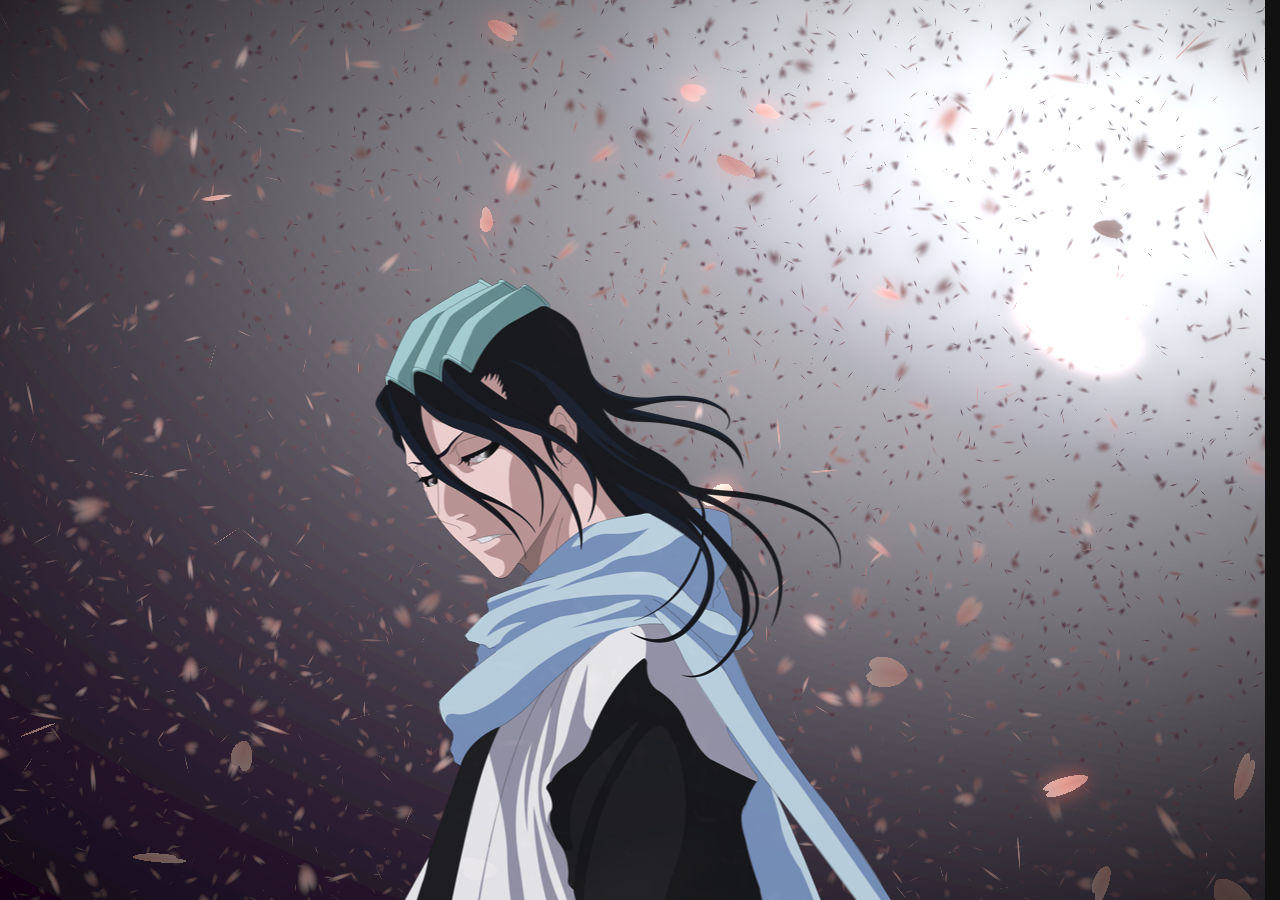
<file: f3/Sakura-Effect-main/index.html>
<!doctype html>
<html lang="en">
	 <head>
	<meta charset="UTF-8">
	<meta name="viewport" content="width=device-width, initial-scale=1.0">
	
	<link rel="shortcut icon" href="./assets/img/favicon.ico">
	<title>Home Page</title>  <script type="module" crossorigin src="./js/app.min.js?v=1772357207877"></script>
  <link rel="stylesheet" crossorigin href="./css/app.min.css?v=1772357207877">
</head>
	<body>
		<div class="wrapper">
			
		<header data-anim-header="" class="header">
	<div class="header__container">
		<!-- <include src="@components/layout/menu/menu.html" locals='{"active":"Home"}'></include> -->
	</div>
</header>
	
			<main class="page">
				
		<div data-anim-index="" class="index">
   <canvas id="sakura"></canvas>
   <img class="anime-pic" src="./assets/img/v2.png" alt="">

   <!-- sakura shader -->
   <script id="sakura_point_vsh" type="x-shader/x_vertex">
uniform mat4 uProjection;
uniform mat4 uModelview;
uniform vec3 uResolution;
uniform vec3 uOffset;
uniform vec3 uDOF;  //x:focus distance, y:focus radius, z:max radius
uniform vec3 uFade; //x:start distance, y:half distance, z:near fade start

attribute vec3 aPosition;
attribute vec3 aEuler;
attribute vec2 aMisc; //x:size, y:fade

varying vec3 pposition;
varying float psize;
varying float palpha;
varying float pdist;

//varying mat3 rotMat;
varying vec3 normX;
varying vec3 normY;
varying vec3 normZ;
varying vec3 normal;

varying float diffuse;
varying float specular;
varying float rstop;
varying float distancefade;

void main(void) {
    // Projection is based on vertical angle
    vec4 pos = uModelview * vec4(aPosition + uOffset, 1.0);
    gl_Position = uProjection * pos;
    gl_PointSize = aMisc.x * uProjection[1][1] / -pos.z * uResolution.y * 0.5;
    
    pposition = pos.xyz;
    psize = aMisc.x;
    pdist = length(pos.xyz);
    palpha = smoothstep(0.0, 1.0, (pdist - 0.1) / uFade.z);
    
    vec3 elrsn = sin(aEuler);
    vec3 elrcs = cos(aEuler);
    mat3 rotx = mat3(
        1.0, 0.0, 0.0,
        0.0, elrcs.x, elrsn.x,
        0.0, -elrsn.x, elrcs.x
    );
    mat3 roty = mat3(
        elrcs.y, 0.0, -elrsn.y,
        0.0, 1.0, 0.0,
        elrsn.y, 0.0, elrcs.y
    );
    mat3 rotz = mat3(
        elrcs.z, elrsn.z, 0.0, 
        -elrsn.z, elrcs.z, 0.0,
        0.0, 0.0, 1.0
    );
    mat3 rotmat = rotx * roty * rotz;
    normal = rotmat[2];
    
    mat3 trrotm = mat3(
        rotmat[0][0], rotmat[1][0], rotmat[2][0],
        rotmat[0][1], rotmat[1][1], rotmat[2][1],
        rotmat[0][2], rotmat[1][2], rotmat[2][2]
    );
    normX = trrotm[0];
    normY = trrotm[1];
    normZ = trrotm[2];
    
    const vec3 lit = vec3(0.6917144638660746, 0.6917144638660746, -0.20751433915982237);
    
    float tmpdfs = dot(lit, normal);
    if(tmpdfs < 0.0) {
        normal = -normal;
        tmpdfs = dot(lit, normal);
    }
    diffuse = 0.4 + tmpdfs;
    
    vec3 eyev = normalize(-pos.xyz);
    if(dot(eyev, normal) > 0.0) {
        vec3 hv = normalize(eyev + lit);
        specular = pow(max(dot(hv, normal), 0.0), 20.0);
    }
    else {
        specular = 0.0;
    }
    
    rstop = clamp((abs(pdist - uDOF.x) - uDOF.y) / uDOF.z, 0.0, 1.0);
    rstop = pow(rstop, 0.5);
    //-0.69315 = ln(0.5)
    distancefade = min(1.0, exp((uFade.x - pdist) * 0.69315 / uFade.y));
}
</script>
   <script id="sakura_point_fsh" type="x-shader/x_fragment">
#ifdef GL_ES
//precision mediump float;
precision highp float;
#endif

uniform vec3 uDOF;  //x:focus distance, y:focus radius, z:max radius
uniform vec3 uFade; //x:start distance, y:half distance, z:near fade start

const vec3 fadeCol = vec3(0.08, 0.03, 0.06);

varying vec3 pposition;
varying float psize;
varying float palpha;
varying float pdist;

//varying mat3 rotMat;
varying vec3 normX;
varying vec3 normY;
varying vec3 normZ;
varying vec3 normal;

varying float diffuse;
varying float specular;
varying float rstop;
varying float distancefade;

float ellipse(vec2 p, vec2 o, vec2 r) {
    vec2 lp = (p - o) / r;
    return length(lp) - 1.0;
}

void main(void) {
    vec3 p = vec3(gl_PointCoord - vec2(0.5, 0.5), 0.0) * 2.0;
    vec3 d = vec3(0.0, 0.0, -1.0);
    float nd = normZ.z; //dot(-normZ, d);
    if(abs(nd) < 0.0001) discard;
    
    float np = dot(normZ, p);
    vec3 tp = p + d * np / nd;
    vec2 coord = vec2(dot(normX, tp), dot(normY, tp));
    
    //angle = 15 degree
    const float flwrsn = 0.258819045102521;
    const float flwrcs = 0.965925826289068;
    mat2 flwrm = mat2(flwrcs, -flwrsn, flwrsn, flwrcs);
    vec2 flwrp = vec2(abs(coord.x), coord.y) * flwrm;
    
    float r;
    if(flwrp.x < 0.0) {
        r = ellipse(flwrp, vec2(0.065, 0.024) * 0.5, vec2(0.36, 0.96) * 0.5);
    }
    else {
        r = ellipse(flwrp, vec2(0.065, 0.024) * 0.5, vec2(0.58, 0.96) * 0.5);
    }
    
    if(r > rstop) discard;
    
    vec3 col = mix(vec3(1.0, 0.8, 0.75), vec3(1.0, 0.9, 0.87), r);
    float grady = mix(0.0, 1.0, pow(coord.y * 0.5 + 0.5, 0.35));
    col *= vec3(1.0, grady, grady);
    col *= mix(0.8, 1.0, pow(abs(coord.x), 0.3));
    col = col * diffuse + specular;
    
    col = mix(fadeCol, col, distancefade);
    
    float alpha = (rstop > 0.001)? (0.5 - r / (rstop * 2.0)) : 1.0;
    alpha = smoothstep(0.0, 1.0, alpha) * palpha;
    
    gl_FragColor = vec4(col * 0.5, alpha);
}
</script>
   <!-- effects -->
   <script id="fx_common_vsh" type="x-shader/x_vertex">
uniform vec3 uResolution;
attribute vec2 aPosition;

varying vec2 texCoord;
varying vec2 screenCoord;

void main(void) {
    gl_Position = vec4(aPosition, 0.0, 1.0);
    texCoord = aPosition.xy * 0.5 + vec2(0.5, 0.5);
    screenCoord = aPosition.xy * vec2(uResolution.z, 1.0);
}
</script>
   <script id="bg_fsh" type="x-shader/x_fragment">
#ifdef GL_ES
//precision mediump float;
precision highp float;
#endif

uniform vec2 uTimes;

varying vec2 texCoord;
varying vec2 screenCoord;

void main(void) {
    vec3 col;
    float c;
    vec2 tmpv = texCoord * vec2(0.8, 1.0) - vec2(0.95, 1.0);
    c = exp(-pow(length(tmpv) * 1.8, 2.0));
    col = mix(vec3(0.02, 0.0, 0.03), vec3(0.96, 0.98, 1.0) * 1.5, c);
    gl_FragColor = vec4(col * 0.5, 1.0);
}
</script>
   <script id="fx_brightbuf_fsh" type="x-shader/x_fragment">
#ifdef GL_ES
//precision mediump float;
precision highp float;
#endif
uniform sampler2D uSrc;
uniform vec2 uDelta;

varying vec2 texCoord;
varying vec2 screenCoord;

void main(void) {
    vec4 col = texture2D(uSrc, texCoord);
    gl_FragColor = vec4(col.rgb * 2.0 - vec3(0.5), 1.0);
}
</script>
   <script id="fx_dirblur_r4_fsh" type="x-shader/x_fragment">
#ifdef GL_ES
//precision mediump float;
precision highp float;
#endif
uniform sampler2D uSrc;
uniform vec2 uDelta;
uniform vec4 uBlurDir; //dir(x, y), stride(z, w)

varying vec2 texCoord;
varying vec2 screenCoord;

void main(void) {
    vec4 col = texture2D(uSrc, texCoord);
    col = col + texture2D(uSrc, texCoord + uBlurDir.xy * uDelta);
    col = col + texture2D(uSrc, texCoord - uBlurDir.xy * uDelta);
    col = col + texture2D(uSrc, texCoord + (uBlurDir.xy + uBlurDir.zw) * uDelta);
    col = col + texture2D(uSrc, texCoord - (uBlurDir.xy + uBlurDir.zw) * uDelta);
    gl_FragColor = col / 5.0;
}
</script>
   <!-- effect fragment shader template -->
   <script id="fx_common_fsh" type="x-shader/x_fragment">
#ifdef GL_ES
//precision mediump float;
precision highp float;
#endif
uniform sampler2D uSrc;
uniform vec2 uDelta;

varying vec2 texCoord;
varying vec2 screenCoord;

void main(void) {
    gl_FragColor = texture2D(uSrc, texCoord);
}
</script>
   <!-- post processing -->
   <script id="pp_final_vsh" type="x-shader/x_vertex">
uniform vec3 uResolution;
attribute vec2 aPosition;
varying vec2 texCoord;
varying vec2 screenCoord;
void main(void) {
    gl_Position = vec4(aPosition, 0.0, 1.0);
    texCoord = aPosition.xy * 0.5 + vec2(0.5, 0.5);
    screenCoord = aPosition.xy * vec2(uResolution.z, 1.0);
}
</script>
   <script id="pp_final_fsh" type="x-shader/x_fragment">
#ifdef GL_ES
//precision mediump float;
precision highp float;
#endif
uniform sampler2D uSrc;
uniform sampler2D uBloom;
uniform vec2 uDelta;
varying vec2 texCoord;
varying vec2 screenCoord;
void main(void) {
    vec4 srccol = texture2D(uSrc, texCoord) * 2.0;
    vec4 bloomcol = texture2D(uBloom, texCoord);
    vec4 col;
    col = srccol + bloomcol * (vec4(1.0) + srccol);
    col *= smoothstep(1.0, 0.0, pow(length((texCoord - vec2(0.5)) * 2.0), 1.2) * 0.5);
    col = pow(col, vec4(0.45454545454545)); //(1.0 / 2.2)
    
    gl_FragColor = vec4(col.rgb, 1.0);
    gl_FragColor.a = 1.0;
}
</script>
</div>
	
			</main>
			
		<footer data-anim-footer="" class="footer">
	<div class="footer__container">

	</div>
</footer>
	
		</div>
		
	
	</body>
</html>
</file>
<file: f3/Sakura-Effect-main/css/app.min.css>
@import url("https://fonts.googleapis.com/css?family=Inter:300,regular,500,600,700,800,900&display=swap");*{border:0;margin:0;padding:0}*,:after,:before{box-sizing:border-box}:after,:before{display:inline-block}body,html{height:100%}body{line-height:1;scrollbar-gutter:stable;-ms-text-size-adjust:100%;-moz-text-size-adjust:100%;-webkit-text-size-adjust:100%;-webkit-font-smoothing:antialiased;-moz-osx-font-smoothing:grayscale}button,input,textarea{background-color:transparent;color:inherit;font-family:inherit;font-size:inherit;line-height:inherit}input,textarea{width:100%}label{display:inline-block}button,option,select{cursor:pointer}a{color:inherit;display:inline-block;text-decoration:none}ul li{list-style:none}img{height:auto;max-width:100%;vertical-align:middle}h1,h2,h3,h4,h5,h6{font-size:inherit;font-weight:inherit}address{font-style:normal}body{color:#000;font-family:Inter;font-size:1rem;min-width:20rem}[data-anim-scrolllock] body{overflow:hidden;overscroll-behavior:none;touch-action:none}.wrapper{display:flex;flex-direction:column;min-height:100%;overflow:clip}.wrapper>main{flex:1 1 auto}.wrapper>*{min-width:0}[class*=__container]{margin:0 auto;max-width:75rem;padding-left:.9375rem;padding-right:.9375rem}body,html{background:#111;margin:0;overflow:hidden;padding:0}canvas{display:block;z-index:10}.index{position:relative}.anime-pic{bottom:0;left:50%;opacity:.95;position:absolute;transform:translateX(-50%);z-index:9}
</file>
